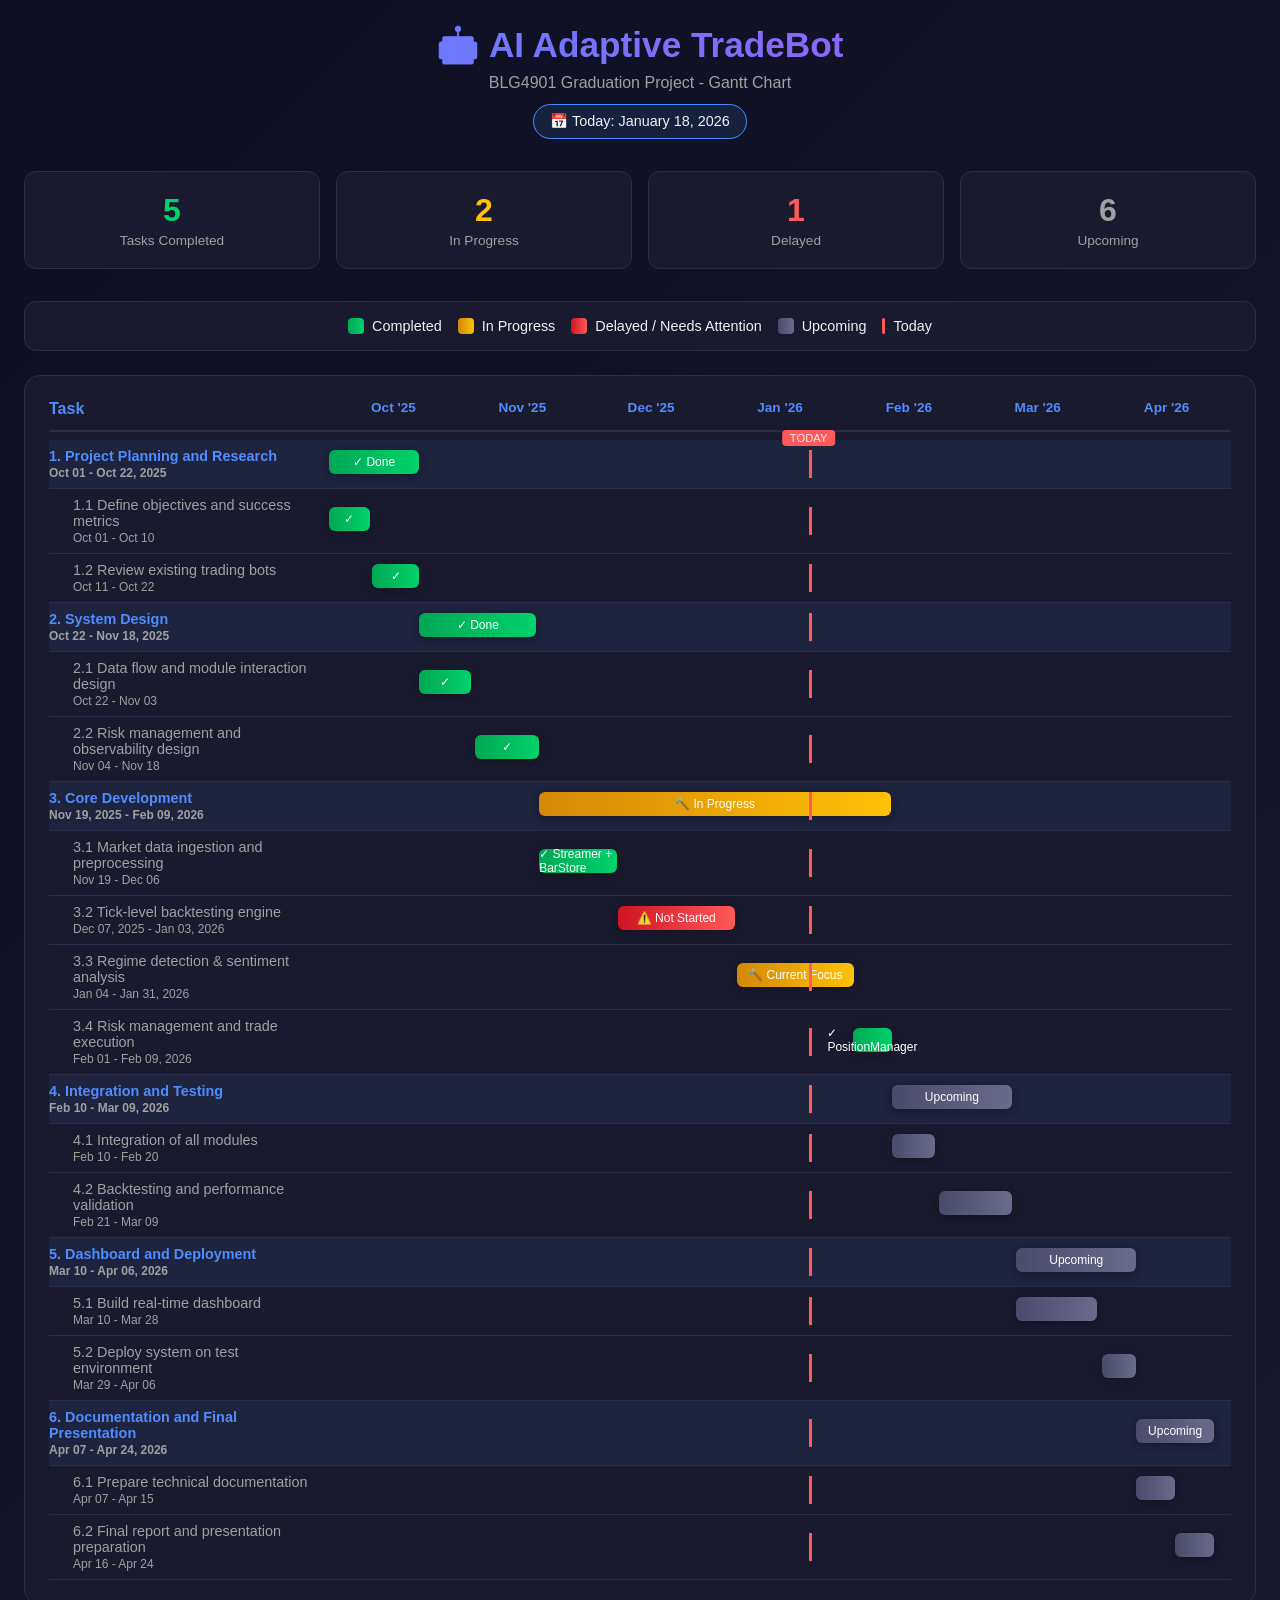
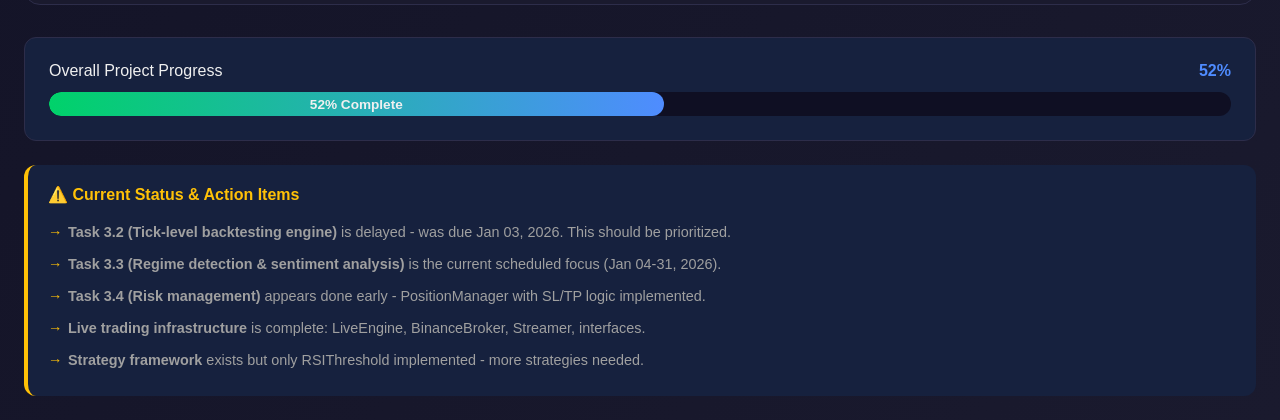
<file: docs/gantt_chart.html>
<!DOCTYPE html>
<html lang="en">
<head>
    <meta charset="UTF-8">
    <meta name="viewport" content="width=device-width, initial-scale=1.0">
    <title>AI Adaptive TradeBot - Project Gantt Chart</title>
    <style>
        :root {
            --bg-primary: #0f0f23;
            --bg-secondary: #1a1a2e;
            --bg-tertiary: #16213e;
            --accent-blue: #4f8cff;
            --accent-green: #00d26a;
            --accent-yellow: #ffc107;
            --accent-red: #ff5959;
            --accent-purple: #a855f7;
            --text-primary: #f0f0f0;
            --text-secondary: #a0a0a0;
            --border-color: #2d2d4a;
        }

        * {
            margin: 0;
            padding: 0;
            box-sizing: border-box;
        }

        body {
            font-family: 'Segoe UI', Tahoma, Geneva, Verdana, sans-serif;
            background: linear-gradient(135deg, var(--bg-primary) 0%, var(--bg-secondary) 100%);
            color: var(--text-primary);
            min-height: 100vh;
            padding: 24px;
        }

        .container {
            max-width: 1400px;
            margin: 0 auto;
        }

        header {
            text-align: center;
            margin-bottom: 32px;
        }

        h1 {
            font-size: 2.2rem;
            background: linear-gradient(90deg, var(--accent-blue), var(--accent-purple));
            -webkit-background-clip: text;
            -webkit-text-fill-color: transparent;
            background-clip: text;
            margin-bottom: 8px;
        }

        .subtitle {
            color: var(--text-secondary);
            font-size: 1rem;
        }

        .current-date {
            display: inline-block;
            background: var(--bg-tertiary);
            padding: 8px 16px;
            border-radius: 20px;
            margin-top: 12px;
            border: 1px solid var(--accent-blue);
            font-size: 0.9rem;
        }

        .stats-grid {
            display: grid;
            grid-template-columns: repeat(auto-fit, minmax(200px, 1fr));
            gap: 16px;
            margin-bottom: 32px;
        }

        .stat-card {
            background: var(--bg-secondary);
            border: 1px solid var(--border-color);
            border-radius: 12px;
            padding: 20px;
            text-align: center;
            transition: transform 0.2s, box-shadow 0.2s;
        }

        .stat-card:hover {
            transform: translateY(-2px);
            box-shadow: 0 8px 24px rgba(79, 140, 255, 0.15);
        }

        .stat-value {
            font-size: 2rem;
            font-weight: bold;
            margin-bottom: 4px;
        }

        .stat-label {
            color: var(--text-secondary);
            font-size: 0.85rem;
        }

        .stat-card.completed .stat-value { color: var(--accent-green); }
        .stat-card.in-progress .stat-value { color: var(--accent-yellow); }
        .stat-card.upcoming .stat-value { color: var(--text-secondary); }
        .stat-card.delayed .stat-value { color: var(--accent-red); }

        .legend {
            display: flex;
            flex-wrap: wrap;
            gap: 16px;
            justify-content: center;
            margin-bottom: 24px;
            padding: 16px;
            background: var(--bg-secondary);
            border-radius: 12px;
            border: 1px solid var(--border-color);
        }

        .legend-item {
            display: flex;
            align-items: center;
            gap: 8px;
            font-size: 0.9rem;
        }

        .legend-color {
            width: 16px;
            height: 16px;
            border-radius: 4px;
        }

        .gantt-container {
            background: var(--bg-secondary);
            border-radius: 16px;
            border: 1px solid var(--border-color);
            padding: 24px;
            overflow-x: auto;
        }

        .gantt-header {
            display: grid;
            grid-template-columns: 280px 1fr;
            border-bottom: 2px solid var(--border-color);
            padding-bottom: 12px;
            margin-bottom: 8px;
        }

        .gantt-header-task {
            font-weight: 600;
            color: var(--accent-blue);
        }

        .months-row {
            display: flex;
        }

        .month-cell {
            flex: 1;
            text-align: center;
            font-size: 0.85rem;
            font-weight: 600;
            color: var(--accent-blue);
            min-width: 120px;
        }

        .gantt-row {
            display: grid;
            grid-template-columns: 280px 1fr;
            padding: 8px 0;
            border-bottom: 1px solid var(--border-color);
            align-items: center;
            transition: background 0.2s;
        }

        .gantt-row:hover {
            background: rgba(79, 140, 255, 0.05);
        }

        .gantt-row.milestone {
            background: rgba(79, 140, 255, 0.08);
        }

        .task-name {
            padding-right: 16px;
            font-size: 0.9rem;
        }

        .task-name.milestone {
            font-weight: 600;
            color: var(--accent-blue);
        }

        .task-name.subtask {
            padding-left: 24px;
            color: var(--text-secondary);
        }

        .task-dates {
            font-size: 0.75rem;
            color: var(--text-secondary);
            margin-top: 2px;
        }

        .gantt-bar-container {
            position: relative;
            height: 28px;
            display: flex;
            min-width: 840px;
        }

        .gantt-bar {
            position: absolute;
            height: 24px;
            border-radius: 6px;
            display: flex;
            align-items: center;
            justify-content: center;
            font-size: 0.75rem;
            font-weight: 500;
            color: white;
            transition: all 0.3s ease;
            box-shadow: 0 2px 8px rgba(0, 0, 0, 0.3);
        }

        .gantt-bar:hover {
            transform: scaleY(1.1);
            box-shadow: 0 4px 16px rgba(0, 0, 0, 0.4);
        }

        .gantt-bar.completed {
            background: linear-gradient(90deg, #00a854, #00d26a);
        }

        .gantt-bar.in-progress {
            background: linear-gradient(90deg, #d48806, #ffc107);
        }

        .gantt-bar.delayed {
            background: linear-gradient(90deg, #cf1322, #ff5959);
        }

        .gantt-bar.upcoming {
            background: linear-gradient(90deg, #4a4a6a, #6a6a8a);
        }

        .today-marker {
            position: absolute;
            width: 3px;
            height: 100%;
            background: var(--accent-red);
            top: 0;
            z-index: 10;
        }

        .today-label {
            position: absolute;
            top: -20px;
            transform: translateX(-50%);
            background: var(--accent-red);
            padding: 2px 8px;
            border-radius: 4px;
            font-size: 0.7rem;
            white-space: nowrap;
        }

        .progress-indicator {
            margin-top: 32px;
            padding: 24px;
            background: var(--bg-tertiary);
            border-radius: 12px;
            border: 1px solid var(--border-color);
        }

        .progress-header {
            display: flex;
            justify-content: space-between;
            margin-bottom: 12px;
        }

        .progress-bar-bg {
            height: 24px;
            background: var(--bg-primary);
            border-radius: 12px;
            overflow: hidden;
        }

        .progress-bar-fill {
            height: 100%;
            background: linear-gradient(90deg, var(--accent-green), var(--accent-blue));
            border-radius: 12px;
            transition: width 1s ease;
            display: flex;
            align-items: center;
            justify-content: center;
            font-size: 0.85rem;
            font-weight: 600;
        }

        .notes-section {
            margin-top: 24px;
            padding: 20px;
            background: var(--bg-tertiary);
            border-radius: 12px;
            border-left: 4px solid var(--accent-yellow);
        }

        .notes-title {
            font-weight: 600;
            color: var(--accent-yellow);
            margin-bottom: 12px;
        }

        .notes-list {
            list-style: none;
        }

        .notes-list li {
            padding: 8px 0;
            padding-left: 20px;
            position: relative;
            color: var(--text-secondary);
            font-size: 0.9rem;
        }

        .notes-list li::before {
            content: "→";
            position: absolute;
            left: 0;
            color: var(--accent-yellow);
        }

        @media (max-width: 768px) {
            h1 { font-size: 1.6rem; }
            .stats-grid { grid-template-columns: repeat(2, 1fr); }
            .task-name { font-size: 0.8rem; }
        }
    </style>
</head>
<body>
    <div class="container">
        <header>
            <h1>🤖 AI Adaptive TradeBot</h1>
            <p class="subtitle">BLG4901 Graduation Project - Gantt Chart</p>
            <div class="current-date">📅 Today: January 18, 2026</div>
        </header>

        <div class="stats-grid">
            <div class="stat-card completed">
                <div class="stat-value">5</div>
                <div class="stat-label">Tasks Completed</div>
            </div>
            <div class="stat-card in-progress">
                <div class="stat-value">2</div>
                <div class="stat-label">In Progress</div>
            </div>
            <div class="stat-card delayed">
                <div class="stat-value">1</div>
                <div class="stat-label">Delayed</div>
            </div>
            <div class="stat-card upcoming">
                <div class="stat-value">6</div>
                <div class="stat-label">Upcoming</div>
            </div>
        </div>

        <div class="legend">
            <div class="legend-item">
                <div class="legend-color" style="background: linear-gradient(90deg, #00a854, #00d26a);"></div>
                <span>Completed</span>
            </div>
            <div class="legend-item">
                <div class="legend-color" style="background: linear-gradient(90deg, #d48806, #ffc107);"></div>
                <span>In Progress</span>
            </div>
            <div class="legend-item">
                <div class="legend-color" style="background: linear-gradient(90deg, #cf1322, #ff5959);"></div>
                <span>Delayed / Needs Attention</span>
            </div>
            <div class="legend-item">
                <div class="legend-color" style="background: linear-gradient(90deg, #4a4a6a, #6a6a8a);"></div>
                <span>Upcoming</span>
            </div>
            <div class="legend-item">
                <div class="legend-color" style="background: var(--accent-red); width: 3px;"></div>
                <span>Today</span>
            </div>
        </div>

        <div class="gantt-container">
            <div class="gantt-header">
                <div class="gantt-header-task">Task</div>
                <div class="months-row">
                    <div class="month-cell">Oct '25</div>
                    <div class="month-cell">Nov '25</div>
                    <div class="month-cell">Dec '25</div>
                    <div class="month-cell">Jan '26</div>
                    <div class="month-cell">Feb '26</div>
                    <div class="month-cell">Mar '26</div>
                    <div class="month-cell">Apr '26</div>
                </div>
            </div>

            <div id="gantt-body">
                <!-- 1. Project Planning and Research -->
                <div class="gantt-row milestone">
                    <div class="task-name milestone">
                        1. Project Planning and Research
                        <div class="task-dates">Oct 01 - Oct 22, 2025</div>
                    </div>
                    <div class="gantt-bar-container">
                        <div class="gantt-bar completed" style="left: 0%; width: 10%;">✓ Done</div>
                    </div>
                </div>
                <div class="gantt-row">
                    <div class="task-name subtask">
                        1.1 Define objectives and success metrics
                        <div class="task-dates">Oct 01 - Oct 10</div>
                    </div>
                    <div class="gantt-bar-container">
                        <div class="gantt-bar completed" style="left: 0%; width: 4.5%;">✓</div>
                    </div>
                </div>
                <div class="gantt-row">
                    <div class="task-name subtask">
                        1.2 Review existing trading bots
                        <div class="task-dates">Oct 11 - Oct 22</div>
                    </div>
                    <div class="gantt-bar-container">
                        <div class="gantt-bar completed" style="left: 4.8%; width: 5.2%;">✓</div>
                    </div>
                </div>

                <!-- 2. System Design -->
                <div class="gantt-row milestone">
                    <div class="task-name milestone">
                        2. System Design
                        <div class="task-dates">Oct 22 - Nov 18, 2025</div>
                    </div>
                    <div class="gantt-bar-container">
                        <div class="gantt-bar completed" style="left: 10%; width: 13%;">✓ Done</div>
                    </div>
                </div>
                <div class="gantt-row">
                    <div class="task-name subtask">
                        2.1 Data flow and module interaction design
                        <div class="task-dates">Oct 22 - Nov 03</div>
                    </div>
                    <div class="gantt-bar-container">
                        <div class="gantt-bar completed" style="left: 10%; width: 5.7%;">✓</div>
                    </div>
                </div>
                <div class="gantt-row">
                    <div class="task-name subtask">
                        2.2 Risk management and observability design
                        <div class="task-dates">Nov 04 - Nov 18</div>
                    </div>
                    <div class="gantt-bar-container">
                        <div class="gantt-bar completed" style="left: 16.2%; width: 7.1%;">✓</div>
                    </div>
                </div>

                <!-- 3. Core Development -->
                <div class="gantt-row milestone">
                    <div class="task-name milestone">
                        3. Core Development
                        <div class="task-dates">Nov 19, 2025 - Feb 09, 2026</div>
                    </div>
                    <div class="gantt-bar-container">
                        <div class="gantt-bar in-progress" style="left: 23.3%; width: 39%;">🔨 In Progress</div>
                    </div>
                </div>
                <div class="gantt-row">
                    <div class="task-name subtask">
                        3.1 Market data ingestion and preprocessing
                        <div class="task-dates">Nov 19 - Dec 06</div>
                    </div>
                    <div class="gantt-bar-container">
                        <div class="gantt-bar completed" style="left: 23.3%; width: 8.6%;">✓ Streamer + BarStore</div>
                    </div>
                </div>
                <div class="gantt-row">
                    <div class="task-name subtask">
                        3.2 Tick-level backtesting engine
                        <div class="task-dates">Dec 07, 2025 - Jan 03, 2026</div>
                    </div>
                    <div class="gantt-bar-container">
                        <div class="gantt-bar delayed" style="left: 32%; width: 13%;">⚠️ Not Started</div>
                    </div>
                </div>
                <div class="gantt-row">
                    <div class="task-name subtask">
                        3.3 Regime detection & sentiment analysis
                        <div class="task-dates">Jan 04 - Jan 31, 2026</div>
                    </div>
                    <div class="gantt-bar-container">
                        <div class="gantt-bar in-progress" style="left: 45.2%; width: 13%;">🔨 Current Focus</div>
                    </div>
                </div>
                <div class="gantt-row">
                    <div class="task-name subtask">
                        3.4 Risk management and trade execution
                        <div class="task-dates">Feb 01 - Feb 09, 2026</div>
                    </div>
                    <div class="gantt-bar-container">
                        <div class="gantt-bar completed" style="left: 58.1%; width: 4.3%;">✓ PositionManager</div>
                    </div>
                </div>

                <!-- 4. Integration and Testing -->
                <div class="gantt-row milestone">
                    <div class="task-name milestone">
                        4. Integration and Testing
                        <div class="task-dates">Feb 10 - Mar 09, 2026</div>
                    </div>
                    <div class="gantt-bar-container">
                        <div class="gantt-bar upcoming" style="left: 62.4%; width: 13.3%;">Upcoming</div>
                    </div>
                </div>
                <div class="gantt-row">
                    <div class="task-name subtask">
                        4.1 Integration of all modules
                        <div class="task-dates">Feb 10 - Feb 20</div>
                    </div>
                    <div class="gantt-bar-container">
                        <div class="gantt-bar upcoming" style="left: 62.4%; width: 4.8%;"></div>
                    </div>
                </div>
                <div class="gantt-row">
                    <div class="task-name subtask">
                        4.2 Backtesting and performance validation
                        <div class="task-dates">Feb 21 - Mar 09</div>
                    </div>
                    <div class="gantt-bar-container">
                        <div class="gantt-bar upcoming" style="left: 67.6%; width: 8.1%;"></div>
                    </div>
                </div>

                <!-- 5. Dashboard and Deployment -->
                <div class="gantt-row milestone">
                    <div class="task-name milestone">
                        5. Dashboard and Deployment
                        <div class="task-dates">Mar 10 - Apr 06, 2026</div>
                    </div>
                    <div class="gantt-bar-container">
                        <div class="gantt-bar upcoming" style="left: 76.2%; width: 13.3%;">Upcoming</div>
                    </div>
                </div>
                <div class="gantt-row">
                    <div class="task-name subtask">
                        5.1 Build real-time dashboard
                        <div class="task-dates">Mar 10 - Mar 28</div>
                    </div>
                    <div class="gantt-bar-container">
                        <div class="gantt-bar upcoming" style="left: 76.2%; width: 9%;"></div>
                    </div>
                </div>
                <div class="gantt-row">
                    <div class="task-name subtask">
                        5.2 Deploy system on test environment
                        <div class="task-dates">Mar 29 - Apr 06</div>
                    </div>
                    <div class="gantt-bar-container">
                        <div class="gantt-bar upcoming" style="left: 85.7%; width: 3.8%;"></div>
                    </div>
                </div>

                <!-- 6. Documentation and Final Presentation -->
                <div class="gantt-row milestone">
                    <div class="task-name milestone">
                        6. Documentation and Final Presentation
                        <div class="task-dates">Apr 07 - Apr 24, 2026</div>
                    </div>
                    <div class="gantt-bar-container">
                        <div class="gantt-bar upcoming" style="left: 89.5%; width: 8.6%;">Upcoming</div>
                    </div>
                </div>
                <div class="gantt-row">
                    <div class="task-name subtask">
                        6.1 Prepare technical documentation
                        <div class="task-dates">Apr 07 - Apr 15</div>
                    </div>
                    <div class="gantt-bar-container">
                        <div class="gantt-bar upcoming" style="left: 89.5%; width: 4.3%;"></div>
                    </div>
                </div>
                <div class="gantt-row">
                    <div class="task-name subtask">
                        6.2 Final report and presentation preparation
                        <div class="task-dates">Apr 16 - Apr 24</div>
                    </div>
                    <div class="gantt-bar-container">
                        <div class="gantt-bar upcoming" style="left: 93.8%; width: 4.3%;"></div>
                    </div>
                </div>
            </div>
        </div>

        <div class="progress-indicator">
            <div class="progress-header">
                <span>Overall Project Progress</span>
                <span style="color: var(--accent-blue); font-weight: bold;">52%</span>
            </div>
            <div class="progress-bar-bg">
                <div class="progress-bar-fill" style="width: 52%;">52% Complete</div>
            </div>
        </div>

        <div class="notes-section">
            <div class="notes-title">⚠️ Current Status & Action Items</div>
            <ul class="notes-list">
                <li><strong>Task 3.2 (Tick-level backtesting engine)</strong> is delayed - was due Jan 03, 2026. This should be prioritized.</li>
                <li><strong>Task 3.3 (Regime detection & sentiment analysis)</strong> is the current scheduled focus (Jan 04-31, 2026).</li>
                <li><strong>Task 3.4 (Risk management)</strong> appears done early - PositionManager with SL/TP logic implemented.</li>
                <li><strong>Live trading infrastructure</strong> is complete: LiveEngine, BinanceBroker, Streamer, interfaces.</li>
                <li><strong>Strategy framework</strong> exists but only RSIThreshold implemented - more strategies needed.</li>
            </ul>
        </div>
    </div>

    <script>
        // Calculate and position today marker
        const projectStart = new Date('2025-10-01');
        const projectEnd = new Date('2026-04-24');
        const today = new Date('2026-01-18');
        
        const totalDays = (projectEnd - projectStart) / (1000 * 60 * 60 * 24);
        const daysElapsed = (today - projectStart) / (1000 * 60 * 60 * 24);
        const todayPercent = (daysElapsed / totalDays) * 100;
        
        // Add today marker to each bar container
        document.querySelectorAll('.gantt-bar-container').forEach(container => {
            const marker = document.createElement('div');
            marker.className = 'today-marker';
            marker.style.left = `${todayPercent}%`;
            container.appendChild(marker);
        });
        
        // Add label to first row
        const firstContainer = document.querySelector('.gantt-bar-container');
        const label = document.createElement('div');
        label.className = 'today-label';
        label.style.left = `${todayPercent}%`;
        label.textContent = 'TODAY';
        firstContainer.appendChild(label);
    </script>
</body>
</html>
</file>
